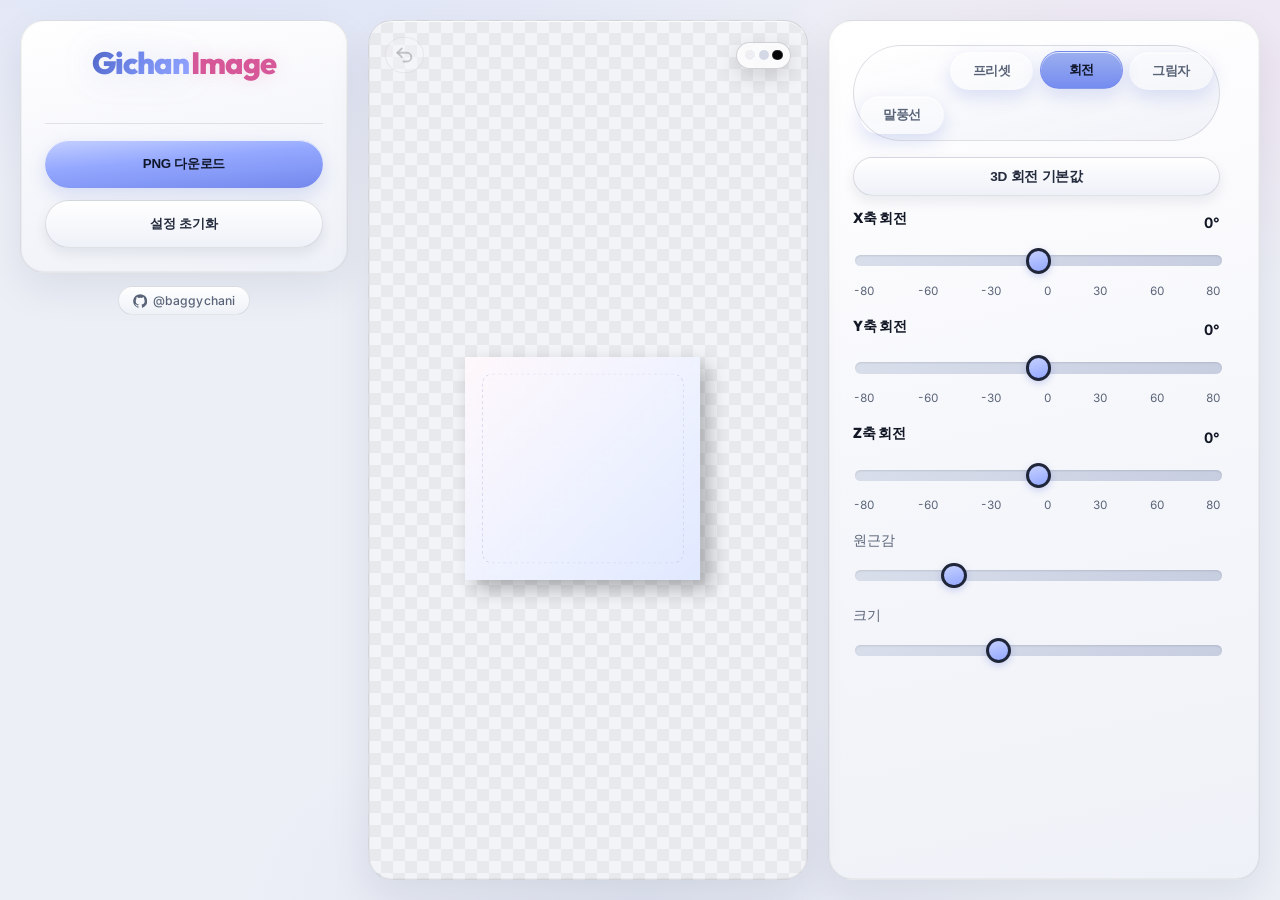
<file: index.html>
<!doctype html>
<html lang="ko">
  <head>
    <meta charset="utf-8" />
    <meta name="viewport" content="width=device-width, initial-scale=1" />
    <title>3D Rotator</title>
    <link rel="canonical" href="./web/" />
    <style>
      html,
      body {
        height: 100%;
      }

      body {
        margin: 0;
        background: #10131d;
        color: #e7e9f0;
      }

      a {
        color: inherit;
      }
    </style>
    <script>
      window.location.replace("./web/");
    </script>
  </head>
  <body>
    <noscript>
      <p><a href="./web/">3D Rotator 열기</a></p>
    </noscript>
  </body>
</html>
</file>
<file: web/styles.css>
@import url("./styles/base.css");
@import url("./styles/motion.css");
@import url("./styles/layout.css");
@import url("./styles/components.css");
@import url("./styles/controls.css");
@import url("./styles/responsive.css");
</file>
